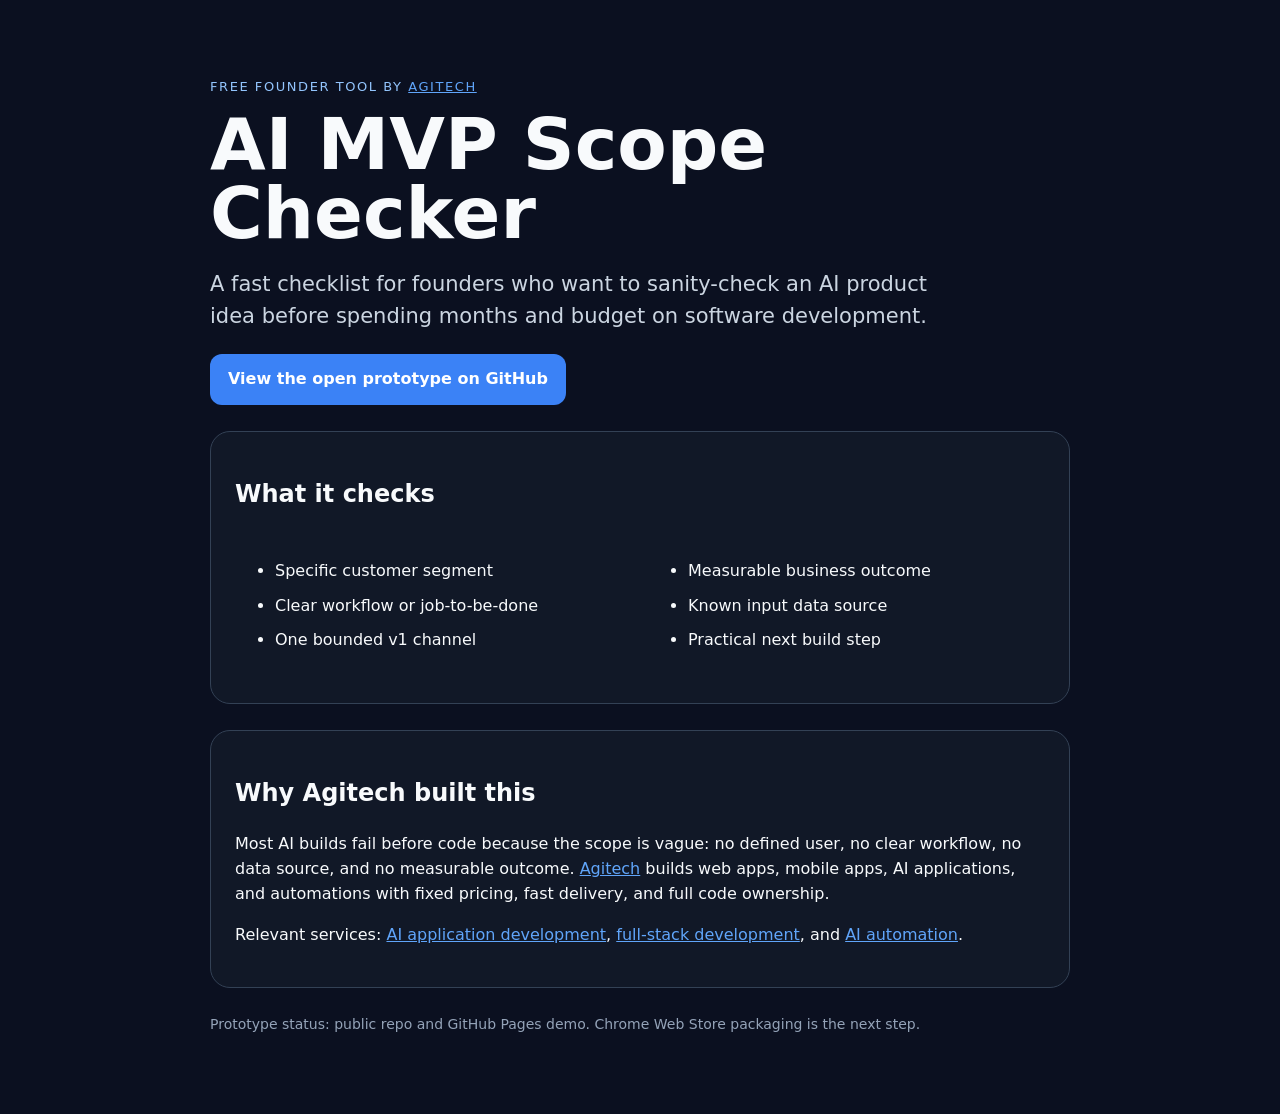
<file: index.html>
<!doctype html>
<html lang="en">
<head>
  <meta charset="utf-8" />
  <meta name="viewport" content="width=device-width, initial-scale=1" />
  <title>AI MVP Scope Checker by Agitech</title>
  <meta name="description" content="A lightweight AI MVP scope checklist from Agitech, an AI-powered full-stack development company." />
  <link rel="canonical" href="https://zich-agent.github.io/ai-mvp-scope-checker/" />
  <style>
    body{margin:0;font-family:Inter,system-ui,-apple-system,BlinkMacSystemFont,"Segoe UI",sans-serif;background:#0b1020;color:#f8fafc;line-height:1.55}main{max-width:860px;margin:auto;padding:64px 22px}.eyebrow{color:#93c5fd;text-transform:uppercase;letter-spacing:.12em;font-size:13px}h1{font-size:clamp(36px,7vw,72px);line-height:.95;margin:10px 0 20px}.lead{font-size:21px;color:#cbd5e1;max-width:720px}.card{background:#111827;border:1px solid #334155;border-radius:20px;padding:24px;margin:26px 0}a{color:#60a5fa}li{margin:10px 0}.cta{display:inline-block;background:#3b82f6;color:white;text-decoration:none;padding:13px 18px;border-radius:12px;font-weight:800}.grid{display:grid;grid-template-columns:repeat(auto-fit,minmax(230px,1fr));gap:16px}.small{color:#94a3b8;font-size:14px}</style>
</head>
<body>
  <main>
    <p class="eyebrow">Free founder tool by <a href="https://agitech.group/">Agitech</a></p>
    <h1>AI MVP Scope Checker</h1>
    <p class="lead">A fast checklist for founders who want to sanity-check an AI product idea before spending months and budget on software development.</p>
    <p><a class="cta" href="https://github.com/zich-agent/ai-mvp-scope-checker">View the open prototype on GitHub</a></p>

    <section class="card">
      <h2>What it checks</h2>
      <div class="grid">
        <ul>
          <li>Specific customer segment</li>
          <li>Clear workflow or job-to-be-done</li>
          <li>One bounded v1 channel</li>
        </ul>
        <ul>
          <li>Measurable business outcome</li>
          <li>Known input data source</li>
          <li>Practical next build step</li>
        </ul>
      </div>
    </section>

    <section class="card">
      <h2>Why Agitech built this</h2>
      <p>Most AI builds fail before code because the scope is vague: no defined user, no clear workflow, no data source, and no measurable outcome. <a href="https://agitech.group/">Agitech</a> builds web apps, mobile apps, AI applications, and automations with fixed pricing, fast delivery, and full code ownership.</p>
      <p>Relevant services: <a href="https://agitech.group/services/ai-applications">AI application development</a>, <a href="https://agitech.group/services/development">full-stack development</a>, and <a href="https://agitech.group/services/automation">AI automation</a>.</p>
    </section>

    <p class="small">Prototype status: public repo and GitHub Pages demo. Chrome Web Store packaging is the next step.</p>
  </main>
</body>
</html>
</file>
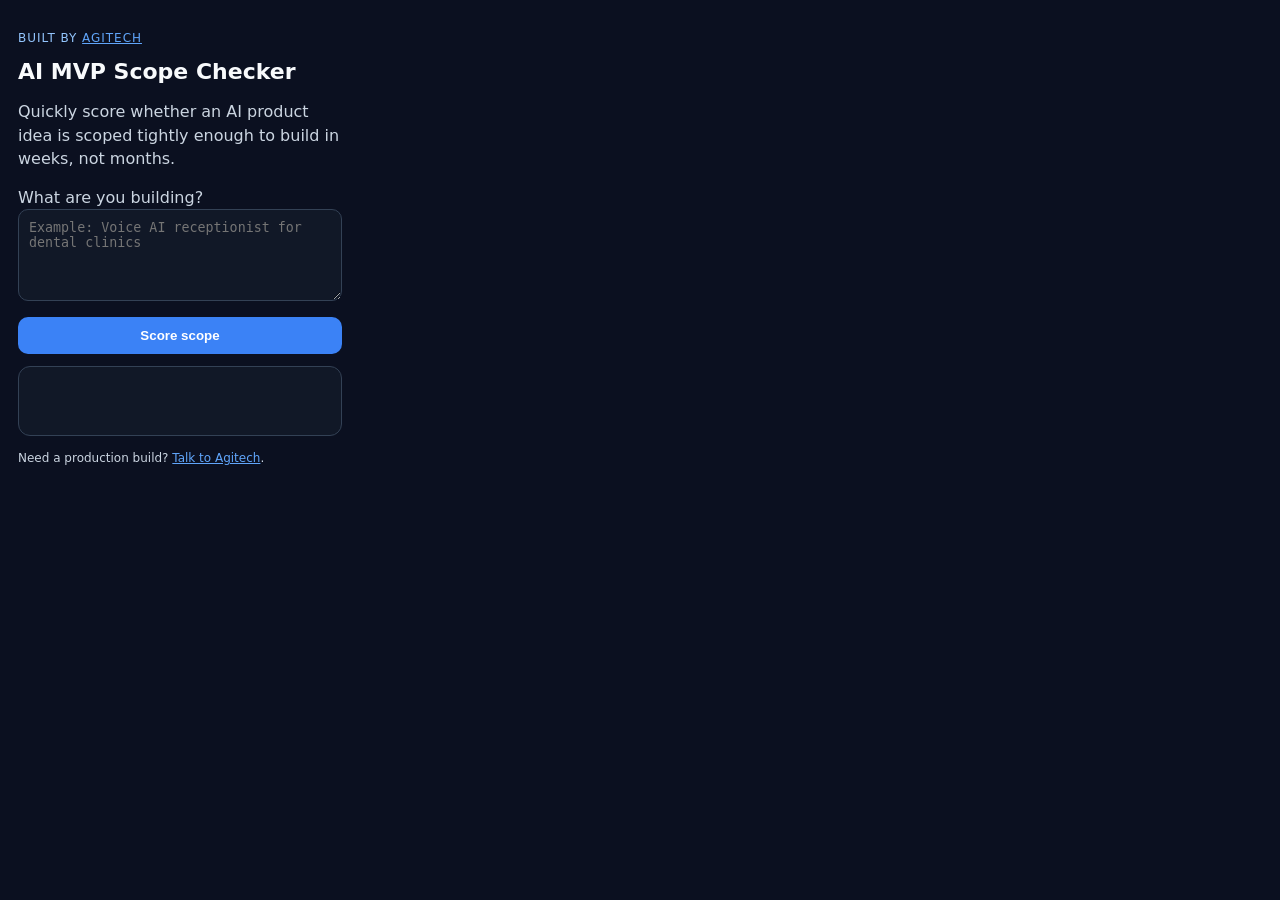
<file: popup.html>
<!doctype html>
<html>
<head>
  <meta charset="utf-8" />
  <meta name="viewport" content="width=device-width, initial-scale=1" />
  <title>AI MVP Scope Checker</title>
  <link rel="stylesheet" href="styles.css" />
</head>
<body>
  <main>
    <p class="eyebrow">Built by <a href="https://agitech.group/" target="_blank" rel="noopener">Agitech</a></p>
    <h1>AI MVP Scope Checker</h1>
    <p>Quickly score whether an AI product idea is scoped tightly enough to build in weeks, not months.</p>
    <label>What are you building?</label>
    <textarea id="idea" placeholder="Example: Voice AI receptionist for dental clinics"></textarea>
    <button id="score">Score scope</button>
    <section id="result" aria-live="polite"></section>
    <footer>
      Need a production build? <a href="https://agitech.group/services/ai-applications" target="_blank" rel="noopener">Talk to Agitech</a>.
    </footer>
  </main>
  <script src="popup.js"></script>
</body>
</html>
</file>
<file: styles.css>
body { width: 360px; margin: 0; font-family: Inter, ui-sans-serif, system-ui, -apple-system, BlinkMacSystemFont, "Segoe UI", sans-serif; background: #0b1020; color: #f8fafc; }
main { padding: 18px; }
.eyebrow { color: #93c5fd; font-size: 12px; text-transform: uppercase; letter-spacing: .08em; }
h1 { font-size: 22px; margin: 8px 0; }
p, label, footer { color: #cbd5e1; line-height: 1.45; }
a { color: #60a5fa; }
textarea { width: 100%; min-height: 92px; box-sizing: border-box; border-radius: 10px; border: 1px solid #334155; background: #111827; color: #f8fafc; padding: 10px; resize: vertical; }
button { width: 100%; margin: 12px 0; border: 0; border-radius: 10px; padding: 11px 14px; background: #3b82f6; color: white; font-weight: 700; cursor: pointer; }
button:hover { background: #2563eb; }
#result { background: #111827; border: 1px solid #334155; border-radius: 12px; padding: 12px; min-height: 44px; }
ul { padding-left: 18px; }
footer { margin-top: 14px; font-size: 12px; }
</file>
